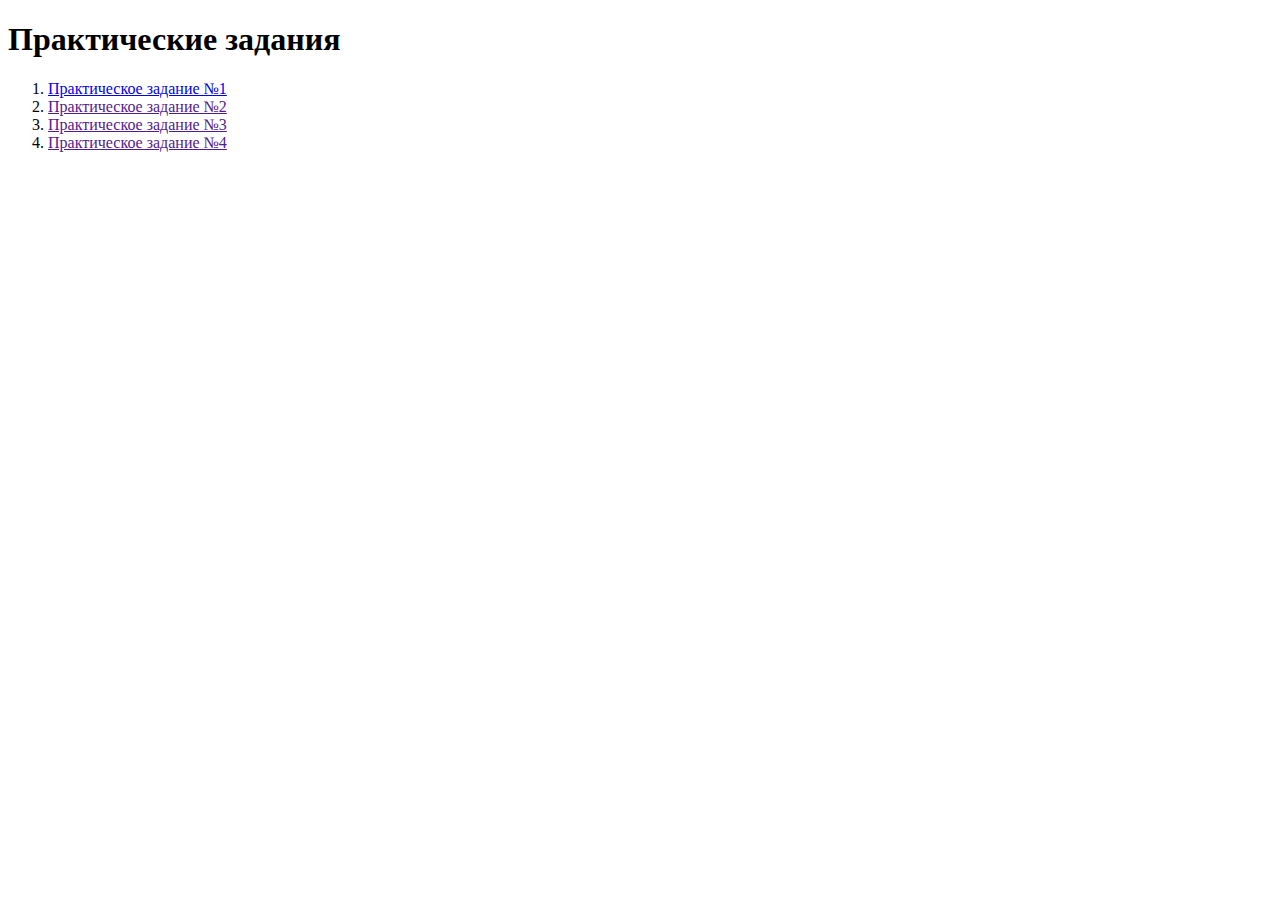
<file: index.html>
<!DOCTYPE html>
<html lang="en">

<head>
    <meta charset="UTF-8">
    <meta name="viewport" content="width=device-width, initial-scale=1.0">
    <title>Document</title>
</head>

<body>
    <!-- 
        h1 - заголовок
        ol - нумерованный список
        li - элемент списка
        a - ссылка
        Ctrl + / - комментарий
    -->
    <h1>Практические задания</h1>
    <ol>
        <li>
            <a href="task1/task1.html">Практическое задание №1</a>
        </li>
        <li>
            <a href="">Практическое задание №2</a>
        </li>
        <li>
            <a href="">Практическое задание №3</a>
        </li>
        <li>
            <a href="">Практическое задание №4</a>
        </li>
    </ol>
</body>

</html>
</file>
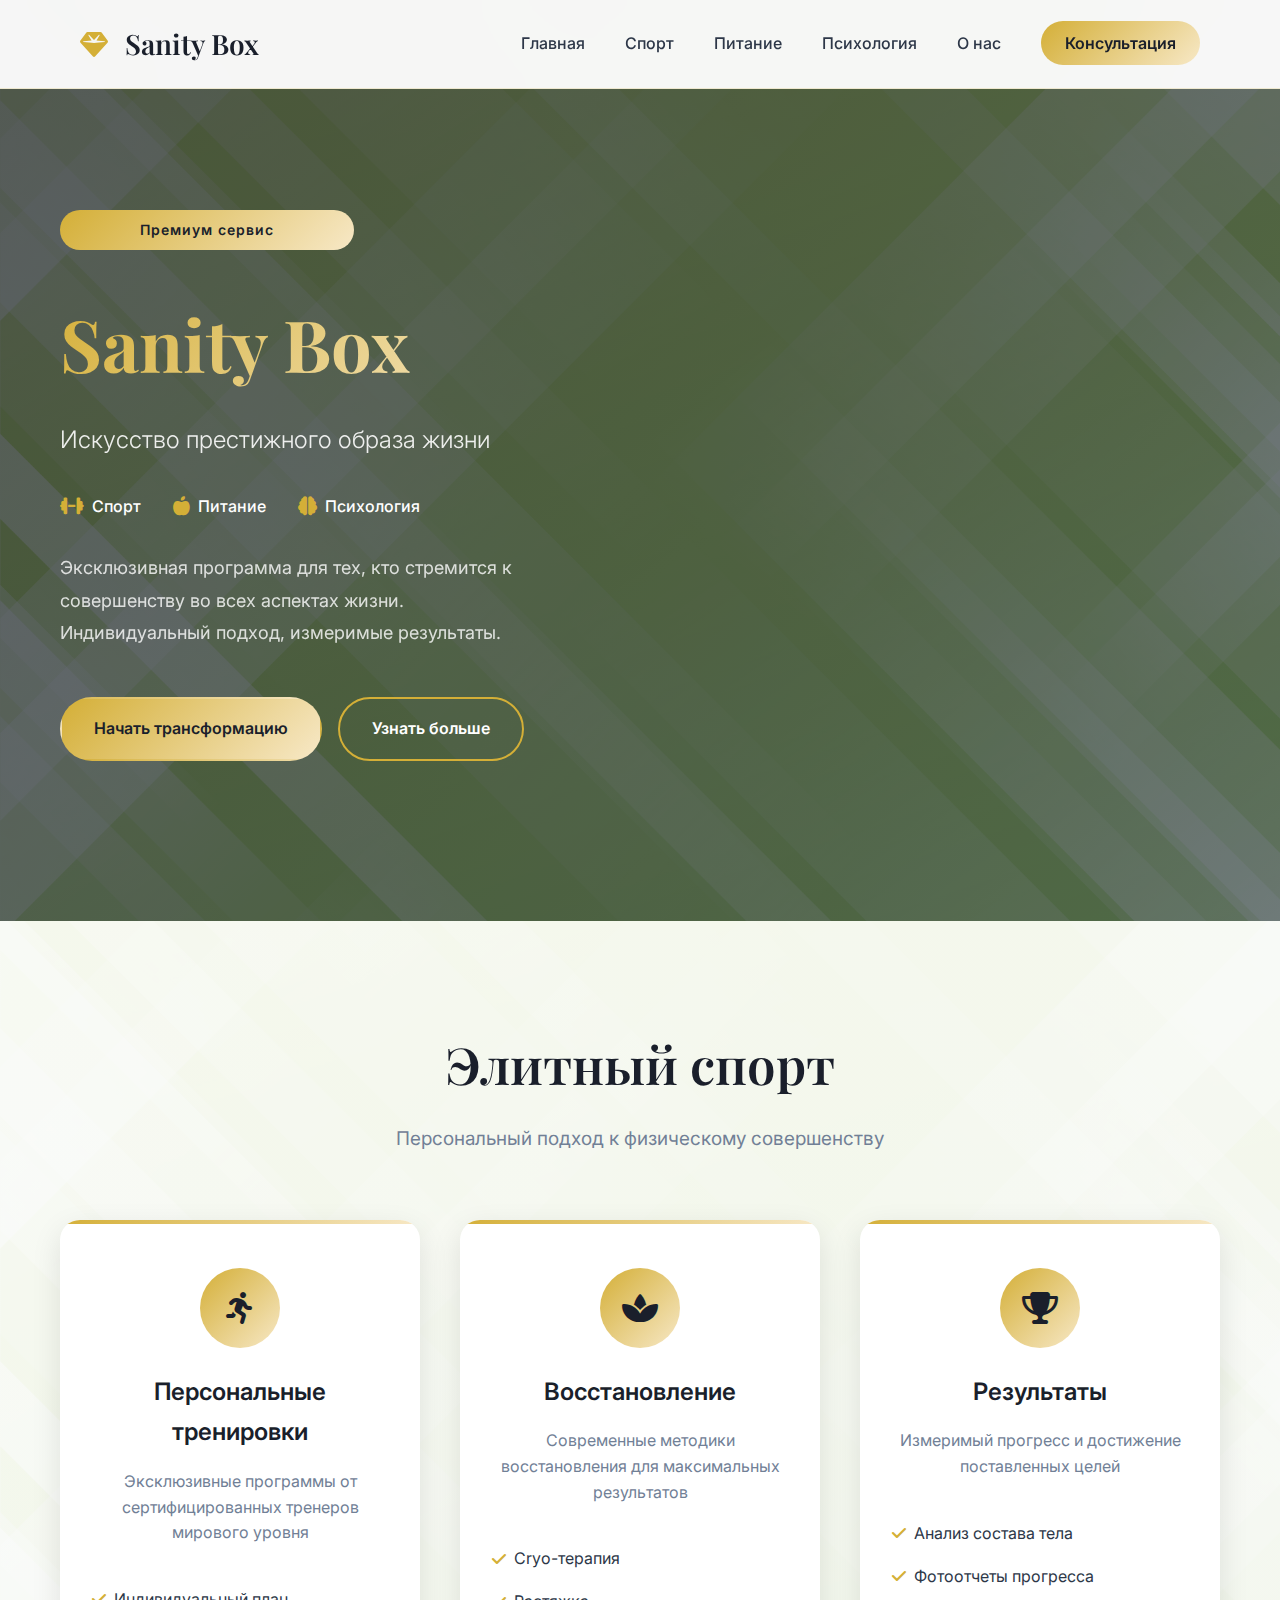
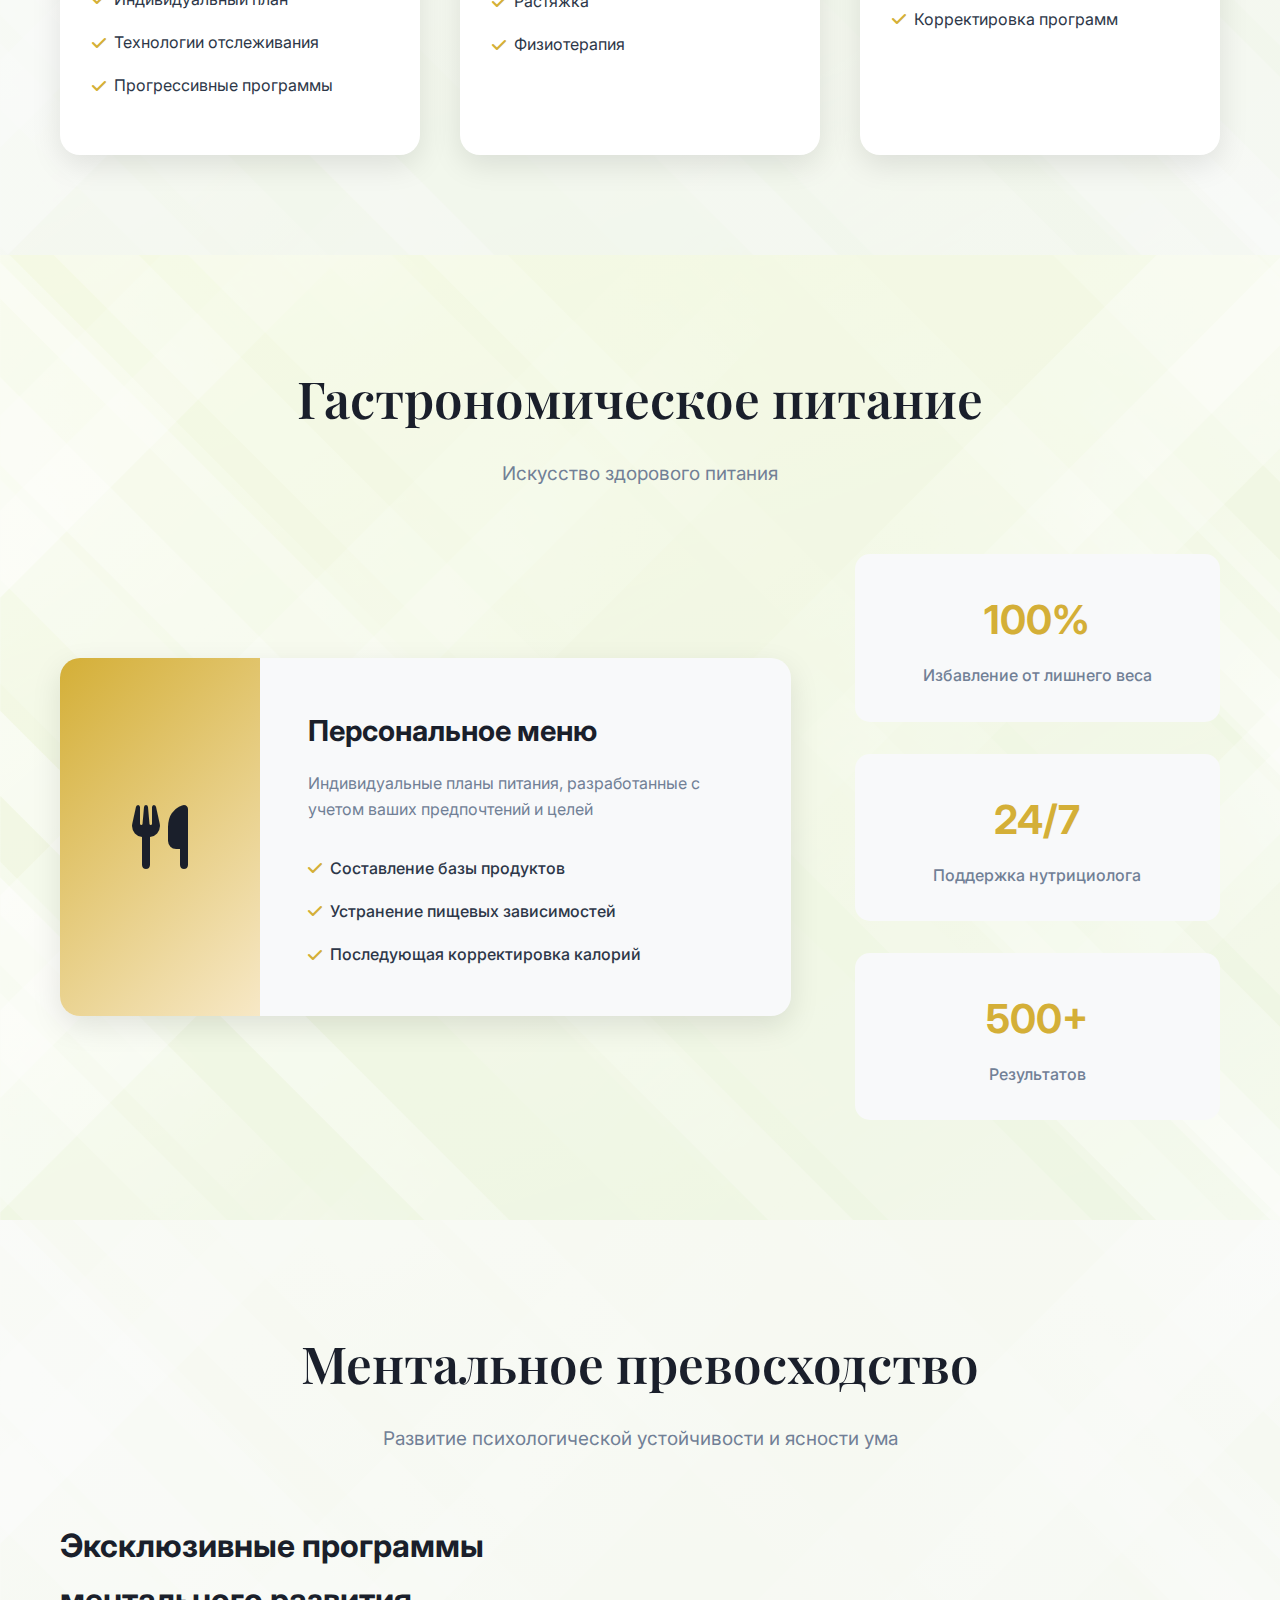
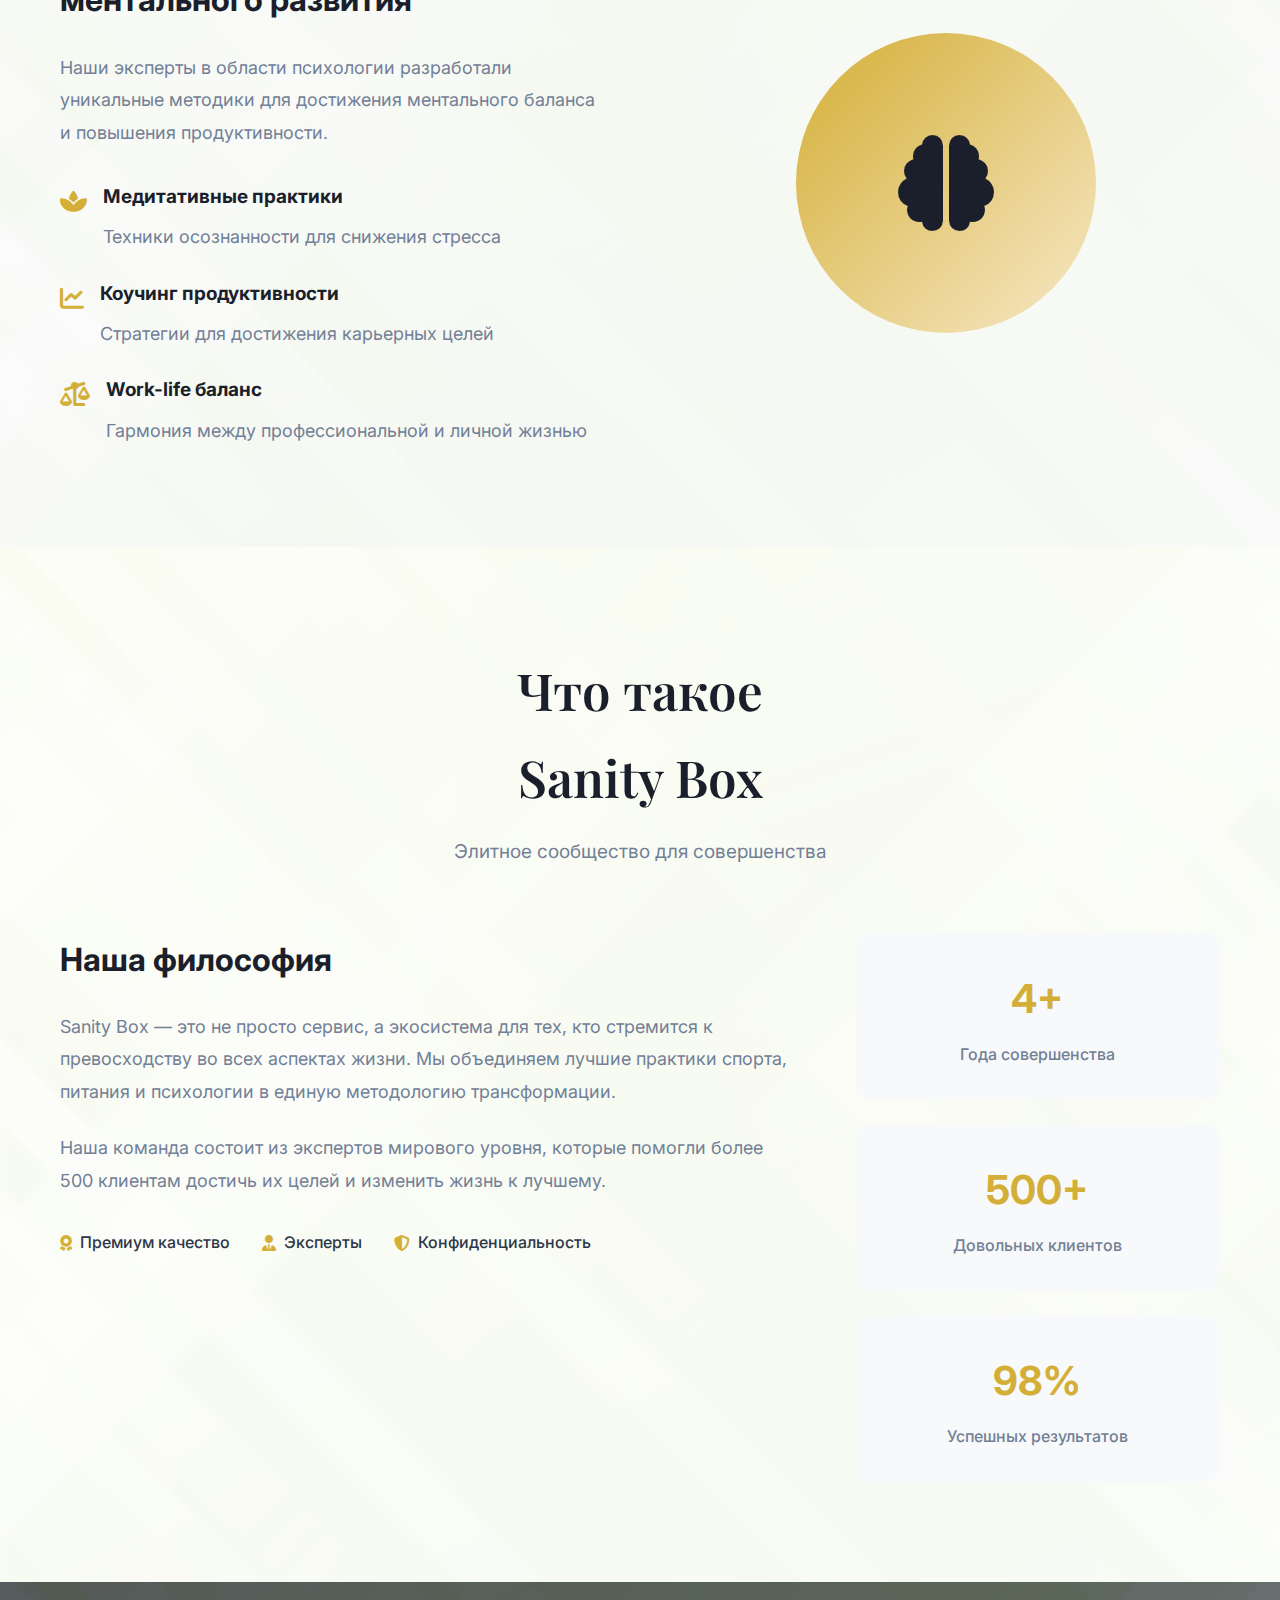
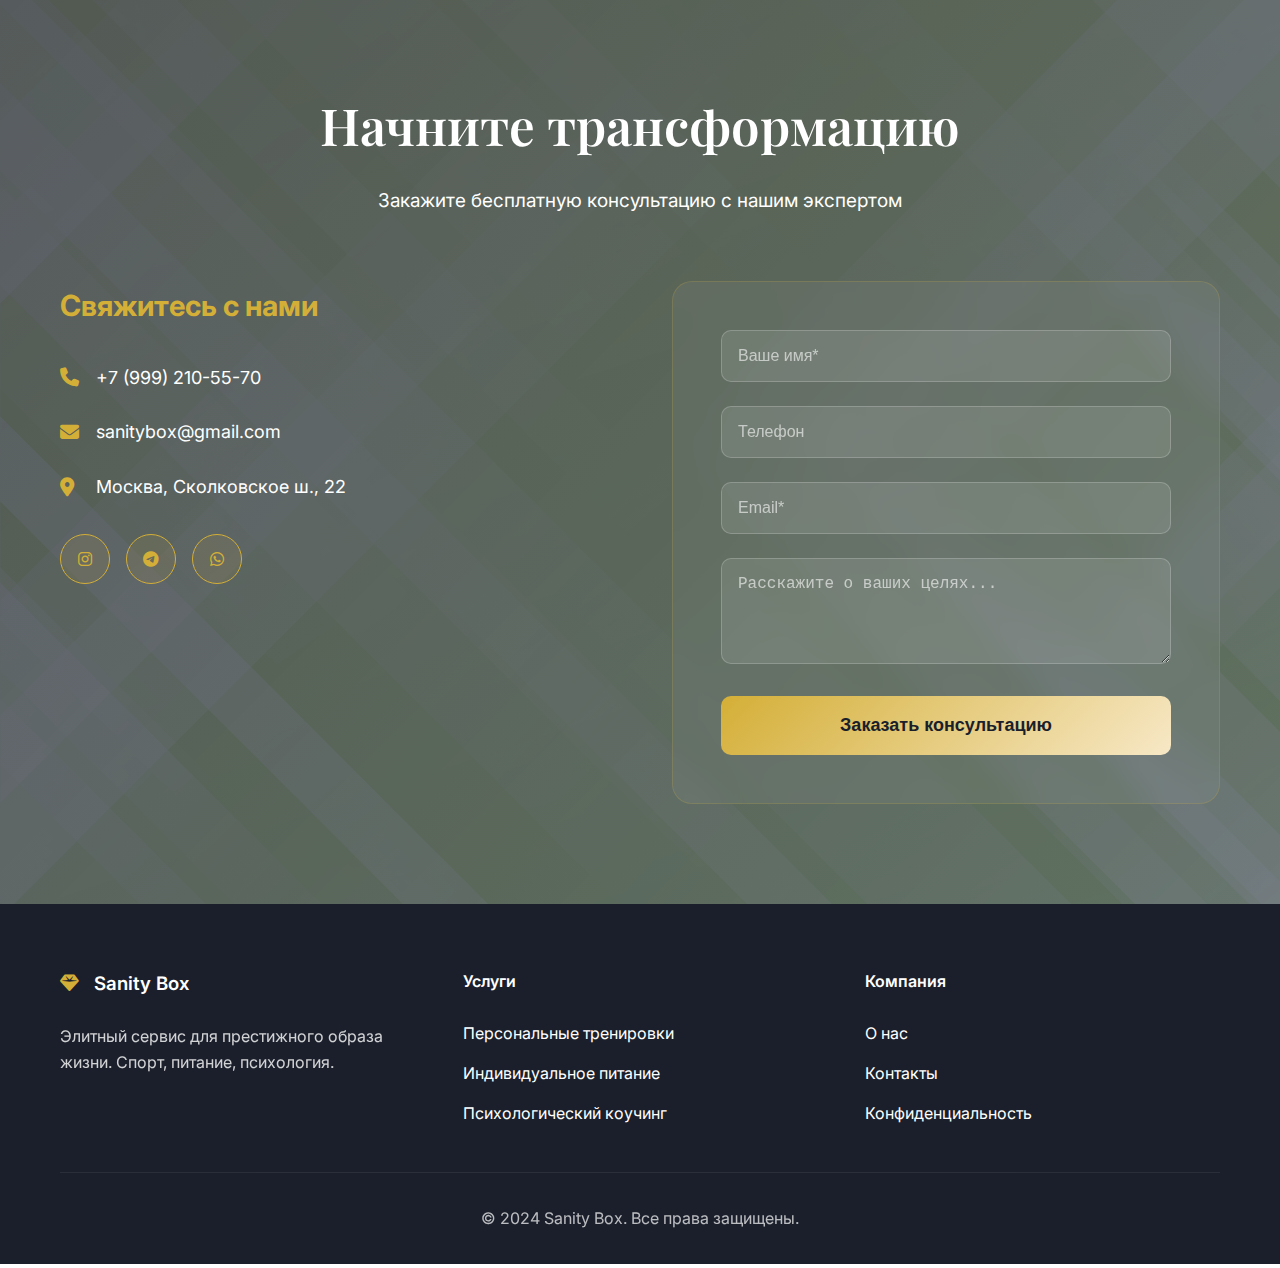
<file: sb.html>
<!DOCTYPE html>
<html lang="ru">
<head>
    <meta charset="UTF-8">
    <meta name="viewport" content="width=device-width, initial-scale=1.0">
    <title>Sanity Box - Престижный образ жизни</title>
    <link rel="stylesheet" href="sb.css">
    <link href="https://fonts.googleapis.com/css2?family=Inter:wght@300;400;500;600;700&family=Playfair+Display:wght@400;500;600;700&display=swap" rel="stylesheet">
    <link rel="stylesheet" href="https://cdnjs.cloudflare.com/ajax/libs/font-awesome/6.4.0/css/all.min.css">
</head>

<body>
    <!-- Шапка сайта -->
    <header class="header">
        <nav class="nav">
            <div class="nav-brand">
                <h1><i class="fas fa-gem"></i> Sanity Box</h1>
            </div>
            <ul class="nav-menu">
                <li><a href="#home">Главная</a></li>
                <li><a href="#sport">Спорт</a></li>
                <li><a href="#nutrition">Питание</a></li>
                <li><a href="#psychology">Психология</a></li>
                <li><a href="#about">О нас</a></li>
                <li><a href="#contact" class="nav-cta">Консультация</a></li>
            </ul>
        </nav>
    </header>

    <!-- Главная секция -->
    <section id="home" class="hero">
        <div class="hero-content">
            <div class="hero-badge">Премиум сервис</div>
            <h1 class="hero-title">Sanity Box</h1>
            <p class="hero-subtitle">Искусство престижного образа жизни</p>
            <div class="hero-features">
                <div class="feature">
                    <i class="fas fa-dumbbell"></i>
                    <span>Спорт</span>
                </div>
                <div class="feature">
                    <i class="fas fa-apple-alt"></i>
                    <span>Питание</span>
                </div>
                <div class="feature">
                    <i class="fas fa-brain"></i>
                    <span>Психология</span>
                </div>
            </div>
            <p class="hero-description">Эксклюзивная программа для тех, кто стремится к совершенству во всех аспектах жизни. Индивидуальный подход, измеримые результаты.</p>
            <div class="hero-buttons">
                <a href="#contact" class="cta-button primary">Начать трансформацию</a>
                <a href="#about" class="cta-button secondary">Узнать больше</a>
            </div>
        </div>
    </section>

    <!-- Секция спорта -->
    <section id="sport" class="section sport-section">
        <div class="container">
            <div class="section-header">
                <h2 class="section-title">Элитный спорт</h2>
                <p class="section-subtitle">Персональный подход к физическому совершенству</p>
            </div>
            <div class="sport-grid">
                <div class="sport-card">
                    <div class="card-icon">
                        <i class="fas fa-running"></i>
                    </div>
                    <h3>Персональные тренировки</h3>
                    <p>Эксклюзивные программы от сертифицированных тренеров мирового уровня</p>
                    <ul class="card-features">
                        <li><i class="fas fa-check"></i> Индивидуальный план</li>
                        <li><i class="fas fa-check"></i> Технологии отслеживания</li>
                        <li><i class="fas fa-check"></i> Прогрессивные программы</li>
                    </ul>
                </div>
                <div class="sport-card">
                    <div class="card-icon">
                        <i class="fas fa-spa"></i>
                    </div>
                    <h3>Восстановление</h3>
                    <p>Современные методики восстановления для максимальных результатов</p>
                    <ul class="card-features">
                        <li><i class="fas fa-check"></i> Cryo-терапия</li>
                        <li><i class="fas fa-check"></i> Растяжка</li>
                        <li><i class="fas fa-check"></i> Физиотерапия</li>
                    </ul>
                </div>
                <div class="sport-card">
                    <div class="card-icon">
                        <i class="fas fa-trophy"></i>
                    </div>
                    <h3>Результаты</h3>
                    <p>Измеримый прогресс и достижение поставленных целей</p>
                    <ul class="card-features">
                        <li><i class="fas fa-check"></i> Анализ состава тела</li>
                        <li><i class="fas fa-check"></i> Фотоотчеты прогресса</li>
                        <li><i class="fas fa-check"></i> Корректировка программ</li>
                    </ul>
                </div>
            </div>
        </div>
    </section>

    <!-- Секция питания -->
    <section id="nutrition" class="section nutrition-section">
        <div class="container">
            <div class="section-header">
                <h2 class="section-title">Гастрономическое питание</h2>
                <p class="section-subtitle">Искусство здорового питания</p>
            </div>
            <div class="nutrition-grid">
                <div class="nutrition-card">
                    <div class="nutrition-image">
                        <i class="fas fa-utensils"></i>
                    </div>
                    <div class="nutrition-content">
                        <h3>Персональное меню</h3>
                        <p>Индивидуальные планы питания, разработанные с учетом ваших предпочтений и целей</p>
                        <div class="nutrition-features">
                            <span><i class="fas fa-check"></i> Составление базы продуктов</span>
                            <span><i class="fas fa-check"></i> Устранение пищевых зависимостей</span>
                            <span><i class="fas fa-check"></i> Последующая корректировка калорий</span>
                        </div>
                    </div>
                </div>
                <div class="nutrition-stats">
                    <div class="stat-item">
                        <div class="stat-number">100%</div>
                        <div class="stat-label">Избавление от лишнего веса</div>
                    </div>
                    <div class="stat-item">
                        <div class="stat-number">24/7</div>
                        <div class="stat-label">Поддержка нутрициолога</div>
                    </div>
                    <div class="stat-item">
                        <div class="stat-number">500+</div>
                        <div class="stat-label">Результатов</div>
                    </div>
                </div>
            </div>
        </div>
    </section>

    <!-- Секция психологии -->
    <section id="psychology" class="section psychology-section">
        <div class="container">
            <div class="section-header">
                <h2 class="section-title">Ментальное превосходство</h2>
                <p class="section-subtitle">Развитие психологической устойчивости и ясности ума</p>
            </div>
            <div class="psychology-content">
                <div class="psychology-text">
                    <h3>Эксклюзивные программы ментального развития</h3>
                    <p>Наши эксперты в области психологии разработали уникальные методики для достижения ментального баланса и повышения продуктивности.</p>
                    <div class="psychology-features">
                        <div class="feature-item">
                            <i class="fas fa-spa"></i>
                            <div>
                                <h4>Медитативные практики</h4>
                                <p>Техники осознанности для снижения стресса</p>
                            </div>
                        </div>
                        <div class="feature-item">
                            <i class="fas fa-chart-line"></i>
                            <div>
                                <h4>Коучинг продуктивности</h4>
                                <p>Стратегии для достижения карьерных целей</p>
                            </div>
                        </div>
                        <div class="feature-item">
                            <i class="fas fa-balance-scale-left"></i>
                            <div>
                                <h4>Work-life баланс</h4>
                                <p>Гармония между профессиональной и личной жизнью</p>
                            </div>
                        </div>
                    </div>
                </div>
                <div class="psychology-visual">
                    <div class="visual-element">
                        <i class="fas fa-brain"></i>
                    </div>
                </div>
            </div>
        </div>
    </section>

    <!-- Секция "О нас" -->
    <section id="about" class="section about-section">
        <div class="container">
            <div class="section-header">
                <h2 class="section-title">Что такое <br>Sanity Box</h2>
                <p class="section-subtitle">Элитное сообщество для совершенства</p>
            </div>
            <div class="about-content">
                <div class="about-text">
                    <h3>Наша философия</h3>
                    <p>Sanity Box — это не просто сервис, а экосистема для тех, кто стремится к превосходству во всех аспектах жизни. Мы объединяем лучшие практики спорта, питания и психологии в единую методологию трансформации.</p>
                    <p>Наша команда состоит из экспертов мирового уровня, которые помогли более 500 клиентам достичь их целей и изменить жизнь к лучшему.</p>
                    <div class="about-features">
                        <div class="about-feature">
                            <i class="fas fa-award"></i>
                            <span>Премиум качество</span>
                        </div>
                        <div class="about-feature">
                            <i class="fas fa-user-tie"></i>
                            <span>Эксперты</span>
                        </div>
                        <div class="about-feature">
                            <i class="fas fa-shield-alt"></i>
                            <span>Конфиденциальность</span>
                        </div>
                    </div>
                </div>
                <div class="about-stats">
                    <div class="stat-card">
                        <div class="stat-number">4+</div>
                        <div class="stat-label">Года совершенства</div>
                    </div>
                    <div class="stat-card">
                        <div class="stat-number">500+</div>
                        <div class="stat-label">Довольных клиентов</div>
                    </div>
                    <div class="stat-card">
                        <div class="stat-number">98%</div>
                        <div class="stat-label">Успешных результатов</div>
                    </div>
                </div>
            </div>
        </div>
    </section>

    <!-- Секция контактов -->
    <section id="contact" class="section contact-section">
        <div class="container">
            <div class="section-header">
                <h2 class="section-title">Начните трансформацию</h2>
                <p class="section-subtitle">Закажите бесплатную консультацию с нашим экспертом</p>
            </div>
            <div class="contact-content">
                <div class="contact-info">
                    <h3>Свяжитесь с нами</h3>
                    <div class="contact-item">
                        <i class="fas fa-phone"></i>
                        <span>+7 (999) 210-55-70</span>
                    </div>
                    <div class="contact-item">
                        <i class="fas fa-envelope"></i>
                        <span>sanitybox@gmail.com</span>
                    </div>
                    <div class="contact-item">
                        <i class="fas fa-map-marker-alt"></i>
                        <span>Москва, Сколковское ш., 22</span>
                    </div>
                    <div class="social-links">
                        <a href="#" class="social-link"><i class="fab fa-instagram"></i></a>
                        <a href="https://t.me/+NYMqdMWSWJFjNzBi" class="social-link"><i class="fab fa-telegram"></i></a>
                        <a href="#" class="social-link"><i class="fab fa-whatsapp"></i></a>
                    </div>
                </div>
                <div class="contact-form">
                    <form>
                        <div class="form-group">
                            <input type="text" placeholder="Ваше имя*" required>
                        </div>
                        <div class="form-group">
                            <input type="tel" placeholder="Телефон">
                        </div>
                        <div class="form-group">
                            <input type="email" placeholder="Email*" required>
                        </div>
                        <div class="form-group">
                            <textarea placeholder="Расскажите о ваших целях..." rows="4"></textarea>
                        </div>
                        <button type="submit" class="submit-button">Заказать консультацию</button>
                    </form>
                </div>
            </div>
        </div>
    </section>

    <!-- Футер -->
    <footer class="footer">
        <div class="container">
            <div class="footer-content">
                <div class="footer-section">
                    <h3><i class="fas fa-gem"></i> Sanity Box</h3>
                    <p>Элитный сервис для престижного образа жизни. Спорт, питание, психология.</p>
                </div>
                <div class="footer-section">
                    <h4>Услуги</h4>
                    <ul>
                        <li><a href="#sport">Персональные тренировки</a></li>
                        <li><a href="#nutrition">Индивидуальное питание</a></li>
                        <li><a href="#psychology">Психологический коучинг</a></li>
                    </ul>
                </div>
                <div class="footer-section">
                    <h4>Компания</h4>
                    <ul>
                        <li><a href="#about">О нас</a></li>
                        <li><a href="#contact">Контакты</a></li>
                        <li><a href="#">Конфиденциальность</a></li>
                    </ul>
                </div>
            </div>
            <div class="footer-bottom">
                <p>&copy; 2024 Sanity Box. Все права защищены.</p>
            </div>
        </div>
    </footer>
</body>
</html>
</file>
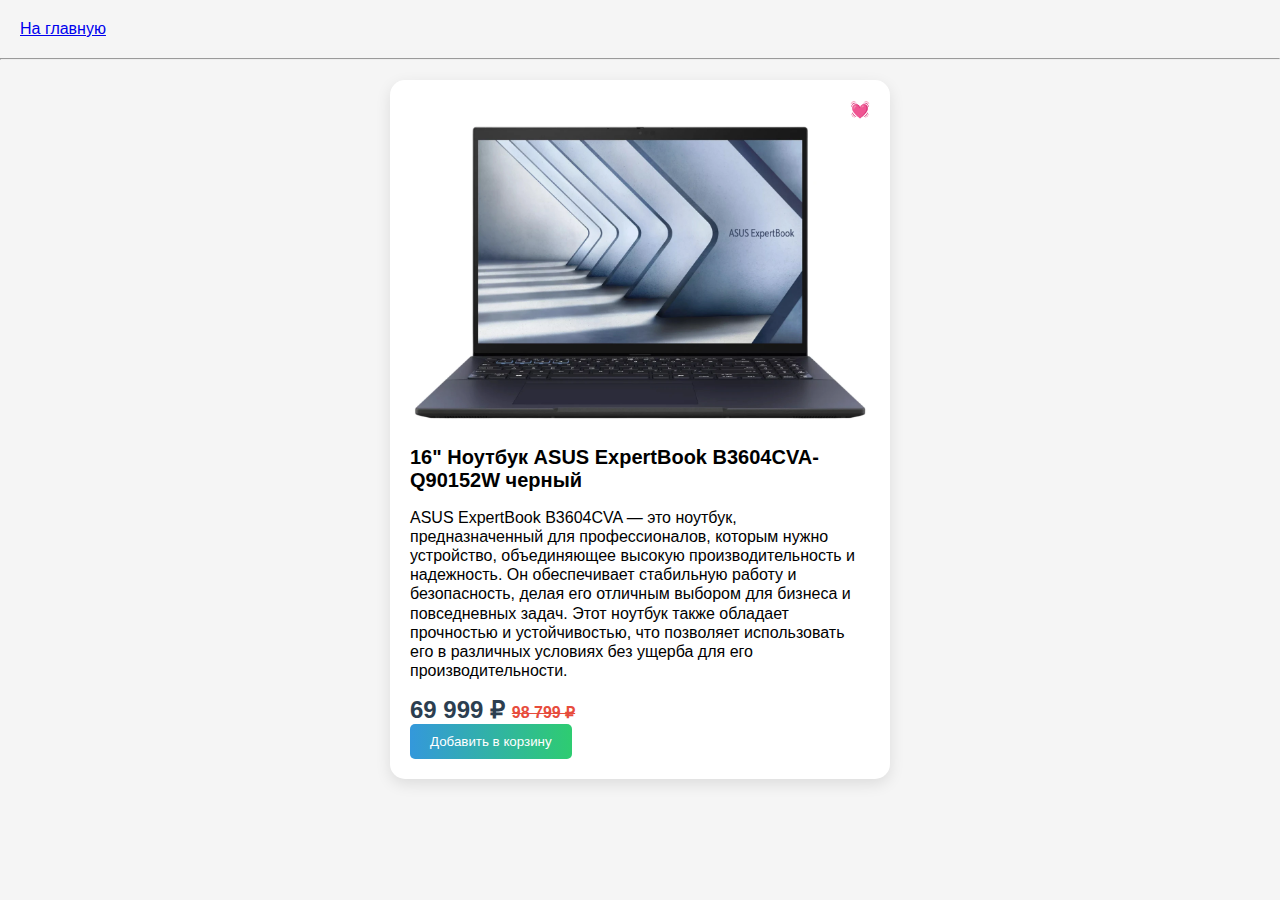
<file: task2.html>
<!DOCTYPE html>
<html lang="en">
<head>
    <meta charset="UTF-8">
    <meta name="viewport" content="width=device-width, initial-scale=1.0">
    <title>Document</title>
    <link rel="stylesheet" href="task2.css">
</head>
<body>
    <a class="back-to-main" href="index.html">На главную</a>
    <hr>

    <div class="card">
        <p class="favorite"> 
            <a href="#">💓</a>
        </p>
        <img src="laptop.webp" alt="">
        <h3>16" Ноутбук ASUS ExpertBook B3604CVA-Q90152W черный</h3>
        <p class="info">ASUS ExpertBook B3604CVA — это ноутбук, предназначенный для профессионалов, которым нужно устройство, объединяющее высокую производительность и надежность. Он обеспечивает стабильную работу и безопасность, делая его отличным выбором для бизнеса и повседневных задач. Этот ноутбук также обладает прочностью и устойчивостью, что позволяет использовать его в различных условиях без ущерба для его производительности.</p>
        <p class="price">69 999 ₽ <span class="old-price">98 799 ₽</span></p>
        <button>Добавить в корзину</button>
    </div>

    
</body>
</html>
</file>
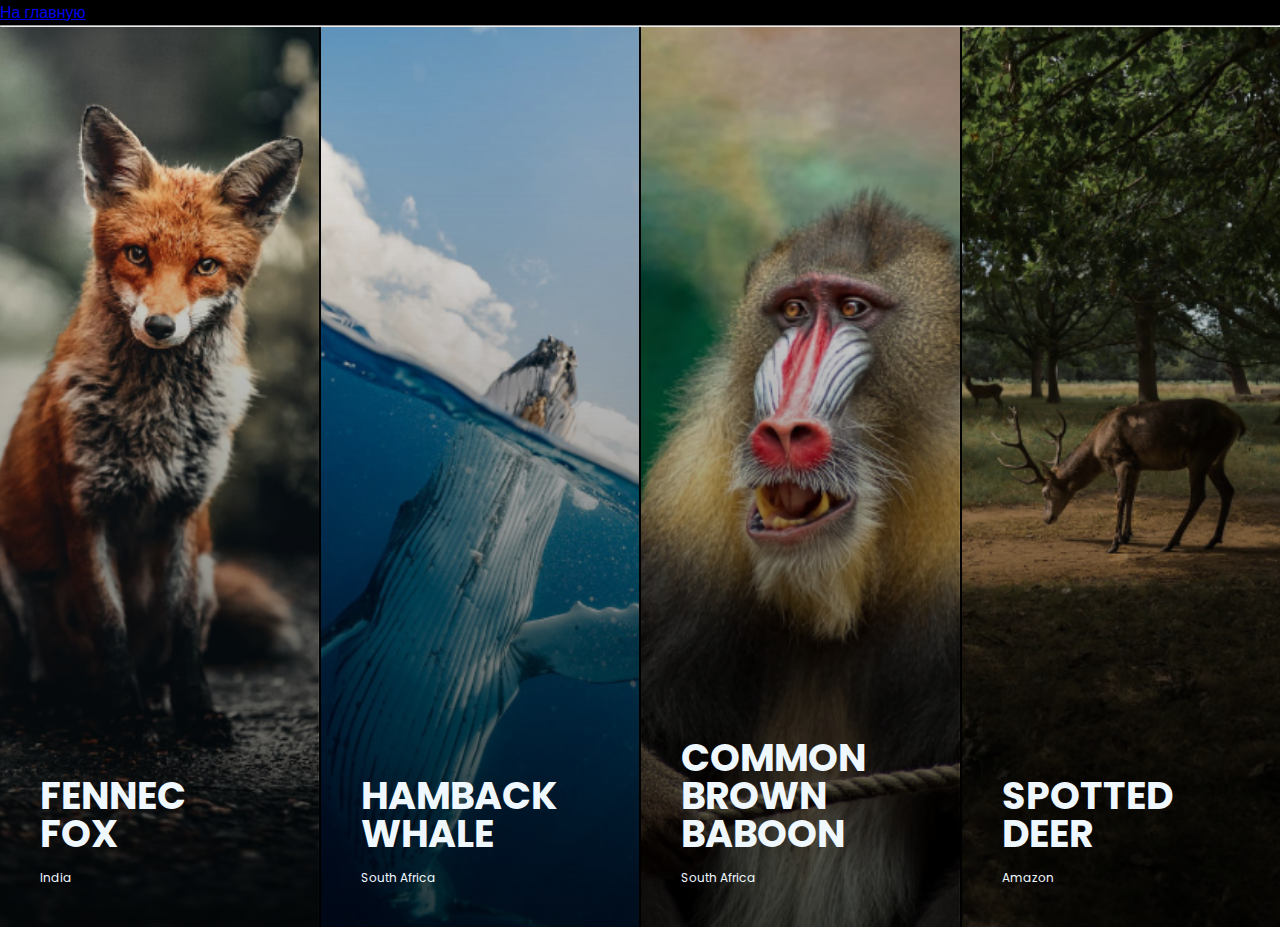
<file: task3.html>
<!DOCTYPE html>
<html lang="en">
<head>
    <meta charset="UTF-8">
    <meta name="viewport" content="width=device-width, initial-scale=1.0">
    <title>Практическое задание №3</title>
    <link rel="stylesheet" href="task3.css">
</head>
<body>

    <a class="back-to-main" href="index.html">На главную</a>
    <hr>
    
    <div class="cards">
        <div class="card card-1">
            <h3>Fennec <br> fox</h3>
            <h4>India</h4>
        </div>
        <div class="card card-2">
            <h3>Hamback <br> whale</h3>
            <h4>South Africa</h4>
        </div>
        <div class="card card-3">
            <h3>Common brown <br> baboon</h3>
            <h4>South Africa</h4>
        </div>
        <div class="card card-4">
            <h3>Spotted <br> deer</h3>
            <h4>Amazon</h4>
        </div>
    </div>
    
</body>
</html>
</file>
<file: sb.css>
* {
    margin: 0;
    padding: 0;
    box-sizing: border-box;
}

:root {
    --primary-color: #1a1f2b;
    --secondary-color: #2d3748;
    --accent-color: #d4af37;
    --accent-light: #f7e8c6;
    --text-dark: #2d3748;
    --text-light: #718096;
    --background-light: #f8f9fa;
    --white: #ffffff;
    --gold-gradient: linear-gradient(135deg, #d4af37, #f7e8c6);
    --shadow: 0 10px 30px rgba(0, 0, 0, 0.1);
    --transition: all 0.4s cubic-bezier(0.25, 0.46, 0.45, 0.94);
    --border-radius: 20px;
    --section-padding: 100px 0;
}

body {
    font-family: 'Inter', sans-serif;
    line-height: 1.7;
    color: var(--text-dark);
    overflow-x: hidden;
    scroll-behavior: smooth;
}

.container {
    max-width: 1200px;
    margin: 0 auto;
    padding: 0 20px;
}

/* Шапка и навигация */
.header {
    background: rgba(255, 255, 255, 0.95);
    backdrop-filter: blur(10px);
    position: fixed;
    width: 100%;
    top: 0;
    z-index: 1000;
    border-bottom: 1px solid rgba(212, 175, 55, 0.2);
}

.nav {
    display: flex;
    justify-content: space-between;
    align-items: center;
    padding: 20px 40px;
    max-width: 1200px;
    margin: 0 auto;
}

.nav-brand h1 {
    font-family: 'Playfair Display', serif;
    color: var(--primary-color);
    font-size: 28px;
    font-weight: 600;
}

.nav-brand i {
    color: var(--accent-color);
    margin-right: 10px;
}

.nav-menu {
    display: flex;
    list-style: none;
    gap: 40px;
    align-items: center;
}

.nav-menu a {
    text-decoration: none;
    color: var(--text-dark);
    font-weight: 500;
    transition: var(--transition);
    position: relative;
    padding: 8px 0;
}

.nav-menu a:hover {
    color: var(--accent-color);
}

.nav-menu a::after {
    content: '';
    position: absolute;
    width: 0;
    height: 2px;
    bottom: 0;
    left: 0;
    background: var(--gold-gradient);
    transition: var(--transition);
}

.nav-menu a:hover::after {
    width: 100%;
}

.nav-cta {
    background: var(--gold-gradient);
    color: var(--primary-color) !important;
    padding: 12px 24px !important;
    border-radius: 50px;
    font-weight: 600 !important;
}

.nav-cta:hover {
    transform: translateY(-2px);
    box-shadow: var(--shadow);
}

.nav-cta::after {
    display: none;
}

/* Главная секция */
.hero {
    position: relative;
    color: var(--white);
    padding: 150px 0 100px;
    min-height: 100vh;
    display: flex;
    align-items: center;
    overflow: hidden;
}

.hero::before {
    content: '';
    position: absolute;
    top: 0;
    left: 0;
    right: 0;
    bottom: 0;
    background:
        linear-gradient(135deg, rgba(26, 31, 43, 0.8) 0%, rgba(45, 55, 72, 0.7) 100%),
        url('Background.jpg') center/cover no-repeat;
    opacity: 0.9;
    z-index: -1;
}

.hero-content {
    flex: 1;
    max-width: 600px;
    position: relative;
    z-index: 2;
    padding: 60px;
}

.hero-badge {
    display: inline-block;
    background: var(--gold-gradient);
    color: var(--primary-color);
    padding: 8px 80px;
    border-radius: 50px;
    font-weight: 600;
    margin-bottom: 32px;
    font-size: 14px;
    letter-spacing: 1px;
}

.hero-title {
    font-family: 'Playfair Display', serif;
    font-size: 72px;
    margin-bottom: 16px;
    font-weight: 700;
    background: var(--gold-gradient);
    -webkit-background-clip: text;
    -webkit-text-fill-color: transparent;
    background-clip: text;
}

.hero-subtitle {
    font-size: 24px;
    margin-bottom: 32px;
    opacity: 0.9;
    font-weight: 300;
}

.hero-features {
    display: flex;
    gap: 32px;
    margin-bottom: 32px;
}

.feature {
    display: flex;
    align-items: center;
    gap: 8px;
    font-weight: 500;
}

.feature i {
    color: var(--accent-color);
    font-size: 19px;
}

.hero-description {
    font-size: 18px;
    margin-bottom: 48px;
    opacity: 0.8;
    line-height: 1.8;
}

.hero-buttons {
    display: flex;
    gap: 16px;
    flex-wrap: wrap;
}

.cta-button {
    padding: 16px 32px;
    border-radius: 50px;
    text-decoration: none;
    font-weight: 600;
    transition: var(--transition);
    display: inline-block;
    text-align: center;
    border: 2px solid transparent;
}

.cta-button.primary {
    background: var(--gold-gradient);
    color: var(--primary-color);
}

.cta-button.primary:hover {
    transform: translateY(-3px);
    box-shadow: 0 20px 40px rgba(212, 175, 55, 0.3);
}

.cta-button.secondary {
    background: transparent;
    color: var(--white);
    border: 2px solid var(--accent-color);
}

.cta-button.secondary:hover {
    background: var(--accent-color);
    color: var(--primary-color);
    transform: translateY(-3px);
}

/* Общие стили секций */
.section {
    padding: var(--section-padding);
    position: relative;
}

.section-header {
    text-align: center;
    margin-bottom: 64px;
    position: relative;
    z-index: 2;
}

.section-title {
    font-family: 'Playfair Display', serif;
    font-size: 51px;
    margin-bottom: 16px;
    color: var(--primary-color);
    font-weight: 600;
}

.section-subtitle {
    font-size: 19px;
    color: var(--text-light);
    max-width: 600px;
    margin: 0 auto;
}

/* Секция спорта */
.sport-section {
    position: relative;
}

.sport-section::before {
    content: '';
    position: absolute;
    top: 0;
    left: 0;
    right: 0;
    bottom: 0;
    background:
        linear-gradient(rgba(248, 249, 250, 0.9), rgba(248, 249, 250, 0.9)),
        url('Background.jpg') center/cover no-repeat;
    opacity: 0.6;
    z-index: -1;
}

.sport-grid {
    display: grid;
    grid-template-columns: repeat(auto-fit, minmax(350px, 1fr));
    gap: 40px;
    position: relative;
    z-index: 2;
}

.sport-card {
    background: var(--white);
    padding: 48px 32px;
    border-radius: var(--border-radius);
    text-align: center;
    box-shadow: var(--shadow);
    transition: var(--transition);
    position: relative;
    overflow: hidden;
}

.sport-card::before {
    content: '';
    position: absolute;
    top: 0;
    left: 0;
    right: 0;
    height: 4px;
    background: var(--gold-gradient);
}

.sport-card:hover {
    transform: translateY(-10px);
    box-shadow: 0 30px 60px rgba(0, 0, 0, 0.15);
}

.card-icon {
    width: 80px;
    height: 80px;
    background: var(--gold-gradient);
    border-radius: 50%;
    display: flex;
    align-items: center;
    justify-content: center;
    margin: 0 auto 24px;
}

.card-icon i {
    font-size: 32px;
    color: var(--primary-color);
}

.sport-card h3 {
    font-size: 24px;
    margin-bottom: 16px;
    color: var(--primary-color);
    font-weight: 600;
}

.sport-card p {
    color: var(--text-light);
    margin-bottom: 32px;
    line-height: 1.6;
}

.card-features {
    list-style: none;
    text-align: left;
}

.card-features li {
    padding: 8px 0;
    color: var(--text-dark);
    display: flex;
    align-items: center;
    gap: 8px;
}

.card-features i {
    color: var(--accent-color);
}

/* Секция питания */
.nutrition-section {
    position: relative;
}

.nutrition-section::before {
    content: '';
    position: absolute;
    top: 0;
    left: 0;
    right: 0;
    bottom: 0;
    background:
        linear-gradient(rgba(255, 255, 255, 0.85), rgba(255, 255, 255, 0.85)),
        url('Background.jpg') center/cover no-repeat;
    opacity: 0.7;
    z-index: -1;
}

.nutrition-grid {
    display: grid;
    grid-template-columns: 2fr 1fr;
    gap: 64px;
    align-items: center;
    position: relative;
    z-index: 2;
}

.nutrition-card {
    background: var(--background-light);
    border-radius: var(--border-radius);
    overflow: hidden;
    display: flex;
    box-shadow: var(--shadow);
}

.nutrition-image {
    background: var(--gold-gradient);
    padding: 48px;
    display: flex;
    align-items: center;
    justify-content: center;
    min-width: 200px;
}

.nutrition-image i {
    font-size: 64px;
    color: var(--primary-color);
}

.nutrition-content {
    padding: 48px;
    flex: 1;
}

.nutrition-content h3 {
    font-size: 29px;
    margin-bottom: 16px;
    color: var(--primary-color);
}

.nutrition-content p {
    color: var(--text-light);
    margin-bottom: 32px;
    line-height: 1.6;
}

.nutrition-features {
    display: flex;
    flex-direction: column;
    gap: 16px;
}

.nutrition-features span {
    display: flex;
    align-items: center;
    gap: 8px;
    color: var(--text-dark);
    font-weight: 500;
}

.nutrition-features i {
    color: var(--accent-color);
}

.nutrition-stats {
    display: flex;
    flex-direction: column;
    gap: 32px;
}

.stat-item {
    text-align: center;
    padding: 32px;
    background: var(--background-light);
    border-radius: 15px;
    transition: var(--transition);
}

.stat-item:hover {
    transform: translateY(-5px);
    box-shadow: var(--shadow);
}

.stat-number {
    font-size: 40px;
    font-weight: 700;
    color: var(--accent-color);
    margin-bottom: 8px;
}

.stat-label {
    color: var(--text-light);
    font-weight: 500;
}

/* Секция психологии */
.psychology-section {
    position: relative;
}

.psychology-section::before {
    content: '';
    position: absolute;
    top: 0;
    left: 0;
    right: 0;
    bottom: 0;
    background:
        linear-gradient(rgba(248, 249, 250, 0.92), rgba(248, 249, 250, 0.92)),
        url('Background.jpg') center/cover no-repeat;
    opacity: 0.5;
    z-index: -1;
}

.psychology-content {
    display: grid;
    grid-template-columns: 1fr 1fr;
    gap: 64px;
    align-items: center;
    position: relative;
    z-index: 2;
}

.psychology-text h3 {
    font-size: 32px;
    margin-bottom: 24px;
    color: var(--primary-color);
}

.psychology-text p {
    font-size: 18px;
    margin-bottom: 32px;
    color: var(--text-light);
    line-height: 1.8;
}

.psychology-features {
    display: flex;
    flex-direction: column;
    gap: 24px;
}

.feature-item {
    display: flex;
    gap: 16px;
    align-items: flex-start;
}

.feature-item i {
    font-size: 24px;
    color: var(--accent-color);
    margin-top: 8px;
    flex-shrink: 0;
}

.feature-item h4 {
    font-size: 19px;
    margin-bottom: 8px;
    color: var(--primary-color);
}

.feature-item p {
    color: var(--text-light);
    margin: 0;
}

.psychology-visual {
    display: flex;
    justify-content: center;
    align-items: center;
}

.visual-element {
    width: 300px;
    height: 300px;
    background: var(--gold-gradient);
    border-radius: 50%;
    display: flex;
    align-items: center;
    justify-content: center;
}

.visual-element i {
    font-size: 96px;
    color: var(--primary-color);
}

/* Секция "О нас" */
.about-section {
    position: relative;
}

.about-section::before {
    content: '';
    position: absolute;
    top: 0;
    left: 0;
    right: 0;
    bottom: 0;
    background:
        linear-gradient(rgba(255, 255, 255, 0.88), rgba(255, 255, 255, 0.88)),
        url('Background.jpg') center/cover no-repeat;
    opacity: 0.4;
    z-index: -1;
}

.about-content {
    display: grid;
    grid-template-columns: 2fr 1fr;
    gap: 64px;
    align-items: start;
    position: relative;
    z-index: 2;
}

.about-text h3 {
    font-size: 32px;
    margin-bottom: 24px;
    color: var(--primary-color);
}

.about-text p {
    font-size: 18px;
    margin-bottom: 24px;
    color: var(--text-light);
    line-height: 1.8;
}

.about-features {
    display: flex;
    gap: 32px;
    margin-top: 32px;
}

.about-feature {
    display: flex;
    align-items: center;
    gap: 8px;
    font-weight: 500;
}

.about-feature i {
    color: var(--accent-color);
}

.about-stats {
    display: flex;
    flex-direction: column;
    gap: 24px;
}

.stat-card {
    background: var(--background-light);
    padding: 32px;
    border-radius: 15px;
    text-align: center;
    transition: var(--transition);
}

.stat-card:hover {
    transform: translateY(-5px);
    box-shadow: var(--shadow);
}

.stat-card .stat-number {
    font-size: 40px;
    font-weight: 700;
    color: var(--accent-color);
    margin-bottom: 8px;
}

.stat-card .stat-label {
    color: var(--text-light);
    font-weight: 500;
}

/* Секция контактов */
.contact-section {
    position: relative;
    color: var(--white);
}

.contact-section::before {
    content: '';
    position: absolute;
    top: 0;
    left: 0;
    right: 0;
    bottom: 0;
    background:
        linear-gradient(135deg, rgba(26, 31, 43, 0.9) 0%, rgba(45, 55, 72, 0.8) 100%),
        url('Background.jpg') center/cover no-repeat;
    opacity: 0.8;
    z-index: -1;
}

.contact-section .section-title,
.contact-section .section-subtitle {
    color: var(--white);
    position: relative;
    z-index: 2;
}

.contact-content {
    display: grid;
    grid-template-columns: 1fr 1fr;
    gap: 64px;
    position: relative;
    z-index: 2;
}

.contact-info h3 {
    font-size: 29px;
    margin-bottom: 32px;
    color: var(--accent-color);
}

.contact-item {
    display: flex;
    align-items: center;
    gap: 16px;
    margin-bottom: 24px;
    font-size: 18px;
}

.contact-item i {
    color: var(--accent-color);
    font-size: 19px;
    width: 20px;
}

.social-links {
    display: flex;
    gap: 16px;
    margin-top: 32px;
}

.social-link {
    display: flex;
    align-items: center;
    justify-content: center;
    width: 50px;
    height: 50px;
    background: rgba(212, 175, 55, 0.1);
    border: 1px solid var(--accent-color);
    border-radius: 50%;
    color: var(--accent-color);
    text-decoration: none;
    transition: var(--transition);
}

.social-link:hover {
    background: var(--accent-color);
    color: var(--primary-color);
    transform: translateY(-3px);
}

.contact-form {
    background: rgba(255, 255, 255, 0.05);
    backdrop-filter: blur(10px);
    padding: 48px;
    border-radius: var(--border-radius);
    border: 1px solid rgba(212, 175, 55, 0.2);
}

.form-group {
    margin-bottom: 24px;
}

.form-group input,
.form-group textarea {
    width: 100%;
    padding: 16px;
    background: rgba(255, 255, 255, 0.1);
    border: 1px solid rgba(255, 255, 255, 0.2);
    border-radius: 10px;
    color: var(--white);
    font-size: 16px;
    transition: var(--transition);
}

.form-group input::placeholder,
.form-group textarea::placeholder {
    color: rgba(255, 255, 255, 0.6);
}

.form-group input:focus,
.form-group textarea:focus {
    outline: none;
    border-color: var(--accent-color);
    background: rgba(255, 255, 255, 0.15);
}

.submit-button {
    width: 100%;
    background: var(--gold-gradient);
    color: var(--primary-color);
    border: none;
    padding: 19px;
    border-radius: 10px;
    font-size: 18px;
    font-weight: 600;
    cursor: pointer;
    transition: var(--transition);
}

.submit-button:hover {
    transform: translateY(-3px);
    box-shadow: 0 10px 30px rgba(212, 175, 55, 0.3);
}

/* Футер */
.footer {
    background: var(--primary-color);
    color: var(--white);
    padding: 64px 0 32px;
}

.footer-content {
    display: grid;
    grid-template-columns: repeat(auto-fit, minmax(250px, 1fr));
    gap: 48px;
    margin-bottom: 32px;
}

.footer-section h3,
.footer-section h4 {
    margin-bottom: 24px;
    font-weight: 600;
}

.footer-section h3 i {
    color: var(--accent-color);
    margin-right: 10px;
}

.footer-section p {
    margin-bottom: 16px;
    opacity: 0.8;
    line-height: 1.6;
}

.footer-section ul {
    list-style: none;
}

.footer-section ul li {
    margin-bottom: 13px;
}

.footer-section ul li a {
    color: var(--white);
    text-decoration: none;
    opacity: 0.
}

.footer-section ul li a:hover {
    opacity: 1;
    color: var(--accent-color);
}

.footer-bottom {
    text-align: center;
    padding-top: 2rem;
    border-top: 1px solid rgba(255, 255, 255, 0.1);
    opacity: 0.7;
}

/* Адаптивность */
@media (max-width: 1024px) {
    .hero {
        flex-direction: column;
        text-align: center;
        padding: 120px 0 80px;
    }

    .hero-content {
        max-width: 100%;
        margin-bottom: 3rem;
    }

    .hero-features {
        justify-content: center;
    }

    .nutrition-grid,
    .psychology-content,
    .about-content,
    .contact-content {
        grid-template-columns: 1fr;
        gap: 3rem;
    }

    .nutrition-card {
        flex-direction: column;
    }

    .nutrition-stats {
        flex-direction: row;
        justify-content: space-around;
    }
}

@media (max-width: 960px) {
    .nav {
        flex-direction: column;
        gap: 1rem;
    }

    .nav-menu {
        flex-wrap: wrap;
        justify-content: center;
        gap: 1.5rem;
    }

    .hero-title {
        font-size: 3rem;
    }

    .section-title {
        font-size: 2.5rem;
    }

    .sport-grid {
        grid-template-columns: 1fr;
    }

    .about-features {
        flex-direction: column;
        gap: 1rem;
    }

    .container {
        padding: 0 15px;
    }
}

@media (max-width: 480px) {
    .hero-title {
        font-size: 2.5rem;
    }

    .section-title {
        font-size: 2rem;
    }

    .hero-buttons {
        flex-direction: column;
    }

    .cta-button {
        width: 100%;
    }

    .nutrition-stats {
        flex-direction: column;
    }

}

@media (max-width: 960px) {
    /* Уменьшаем шапку пропорционально содержимому */
    .header {
        height: auto; /* Автоматическая высота под содержимое */
        min-height: 50px; /* Минимальная высота */
    }

    .nav {
        padding: 8px 20px; /* Уменьшаем отступы */
        height: 100%;
    }

    .nav-brand h1 {
        font-size: 20px; /* Уменьшаем логотип */
    }

    .nav-menu {
        gap: 15px; /* Уменьшаем расстояние между пунктами */
    }

    .nav-menu a {
        font-size: 12px; /* Уменьшаем текст меню */
        padding: 6px 0; /* Сохраняем отступы для кликабельности */
    }

    .nav-cta {
        padding: 6px 12px !important; /* Уменьшаем кнопку */
        font-size: 11px !important;
    }

    /* Компенсируем отступ для героя */
    .hero {
        padding: 80px 0 60px;
    }
}

@media (max-width: 768px) {
    /* Более компактная шапка для планшетов */
    .header {
        min-height: 45px;
    }

    .nav {
        padding: 6px 15px;
    }

    .nav-brand h1 {
        font-size: 18px;
    }

    .nav-menu {
        gap: 12px;
    }

    .nav-menu a {
        font-size: 11px;
        padding: 5px 0;
    }

    .nav-cta {
        padding: 5px 10px !important;
        font-size: 10px !important;
    }

    .hero {
        padding: 70px 0 50px;
    }
}

@media (max-width: 600px) {
    /* Для маленьких экранов упрощаем меню */
    .header {
        min-height: 40px;
    }

    .nav {
        padding: 5px 10px;
    }

    .nav-brand h1 {
        font-size: 16px;
    }

    .nav-menu {
        gap: 10px;
    }

    .nav-menu a {
        font-size: 10px;
        padding: 4px 0;
    }

    .nav-cta {
        padding: 4px 8px !important;
        font-size: 9px !important;
    }

    /* Скрываем менее важные пункты меню */
    .nav-menu li:nth-child(2),
    .nav-menu li:nth-child(3),
    .nav-menu li:nth-child(4) {
        display: none;
    }

    .hero {
        padding: 60px 0 40px;
    }
}

@media (max-width: 480px) {
    /* Минималистичная шапка для мобильных */
    .header {
        min-height: 35px;
    }

    .nav {
        padding: 4px 8px;
    }

    .nav-brand h1 {
        font-size: 14px;
    }

    .nav-menu {
        gap: 8px;
    }

    .nav-menu a {
        font-size: 9px;
        padding: 3px 0;
    }

    .nav-cta {
        padding: 3px 6px !important;
        font-size: 8px !important;
    }

    /* Оставляем только главное: логотип, "Главная" и кнопку */
    .nav-menu li:not(:first-child):not(:last-child) {
        display: none;
    }

    .hero {
        padding: 50px 0 30px;
    }

    .hero-title {
        font-size: 2rem;
    }

    .section-title {
        font-size: 1.8rem;
    }
}
</file>
<file: task2.css>
*{
    font-family: Arial;
    margin: 0;
    padding: 0;
    box-sizing: border-box;
}

.back-to-main{
    display: block;
    margin: 20px;
    width: max-content;
}

body{
    background: #f5f5f5;
}

.card{
    max-width: 500px;
    width: 100%;
    background: white;
    margin: 20px auto;
    padding: 20px;
    border-radius: 15px;
    box-shadow: 0px 5px 15px rgba(0, 0, 0, .1);
    transition: 0.15s;
}

.card .favorite{
    text-align: right;
}

.card .favorite a{
    text-decoration: none;
}

.card img{
    width: 100%;
}

.card h3{
    margin: 16px 0px;
    font-size: 20px;
}

.card .info{
    line-height: 1.2;
    margin: 16px 0px;

}

.card .price{
    color: #2c3e50;
    font-weight: bold;
    font-size: 24px;
   
}

.card:hover{
    transform: scale(1.01);
}

.card .old-price{
    color: #e74c3c;
    text-decoration: line-through;
    font-size: 16px;
}

.card button{
    background: linear-gradient(to right, #3498db,#2ecc71);
    color: white;
    border: none;
    padding: 10px 20px;
    border-radius: 5px;
    cursor: pointer;
}

.card button:hover{
    filter: brightness(1.05);
}
</file>
<file: task3.css>
@import url('https://fonts.googleapis.com/css2?family=Poppins:wght@300;400;500;600;700&display=swap');

*{
    margin: 0;
    padding: 0;
    box-sizing: border-box;
    font-family: "Poppins", sans-serif;
}

body{
    min-height: 100vh;
    background-color: black;
    color: aliceblue;
}

.cards{
    display: flex;
    height: 100vh;
    gap: 2px;
    overflow: hidden;
}


.card-1 { 
    background: linear-gradient(rgba(0,0,0,0.0), rgba(0,0,0,0.7)), url(Image-0.png); 
}

.card-2 {
    background: linear-gradient(rgba(0,0,0,0.0), rgba(0,0,0,0.7)), url(Image-1.png);
}

.card-3 {
    background: linear-gradient(rgba(0,0,0,0.0), rgba(0,0,0,0.7)), url(Image-2.png);
}

.card-4 {
    background: linear-gradient(rgba(0,0,0,0.0), rgba(0,0,0,0.7)), url(Image-3.png);
}

.card{
    padding: 40px;
    display: flex;
    flex-direction: column;
    justify-content: end;
    flex: 1;
    gap: 16px;
    background-size: cover;
    background-position: center;
    transition: 0.3s;
}

.card:hover{
    transform: scale(105%);
    z-index: 1;
    position: relative;
}

h3{
    font-size: 38px;
    text-transform: uppercase;
    line-height: 38px;
}

h4{
    font-size: 12px;
    text-transform: capitalize;
    opacity: 0,7;
    font-weight: normal;
}
</file>
